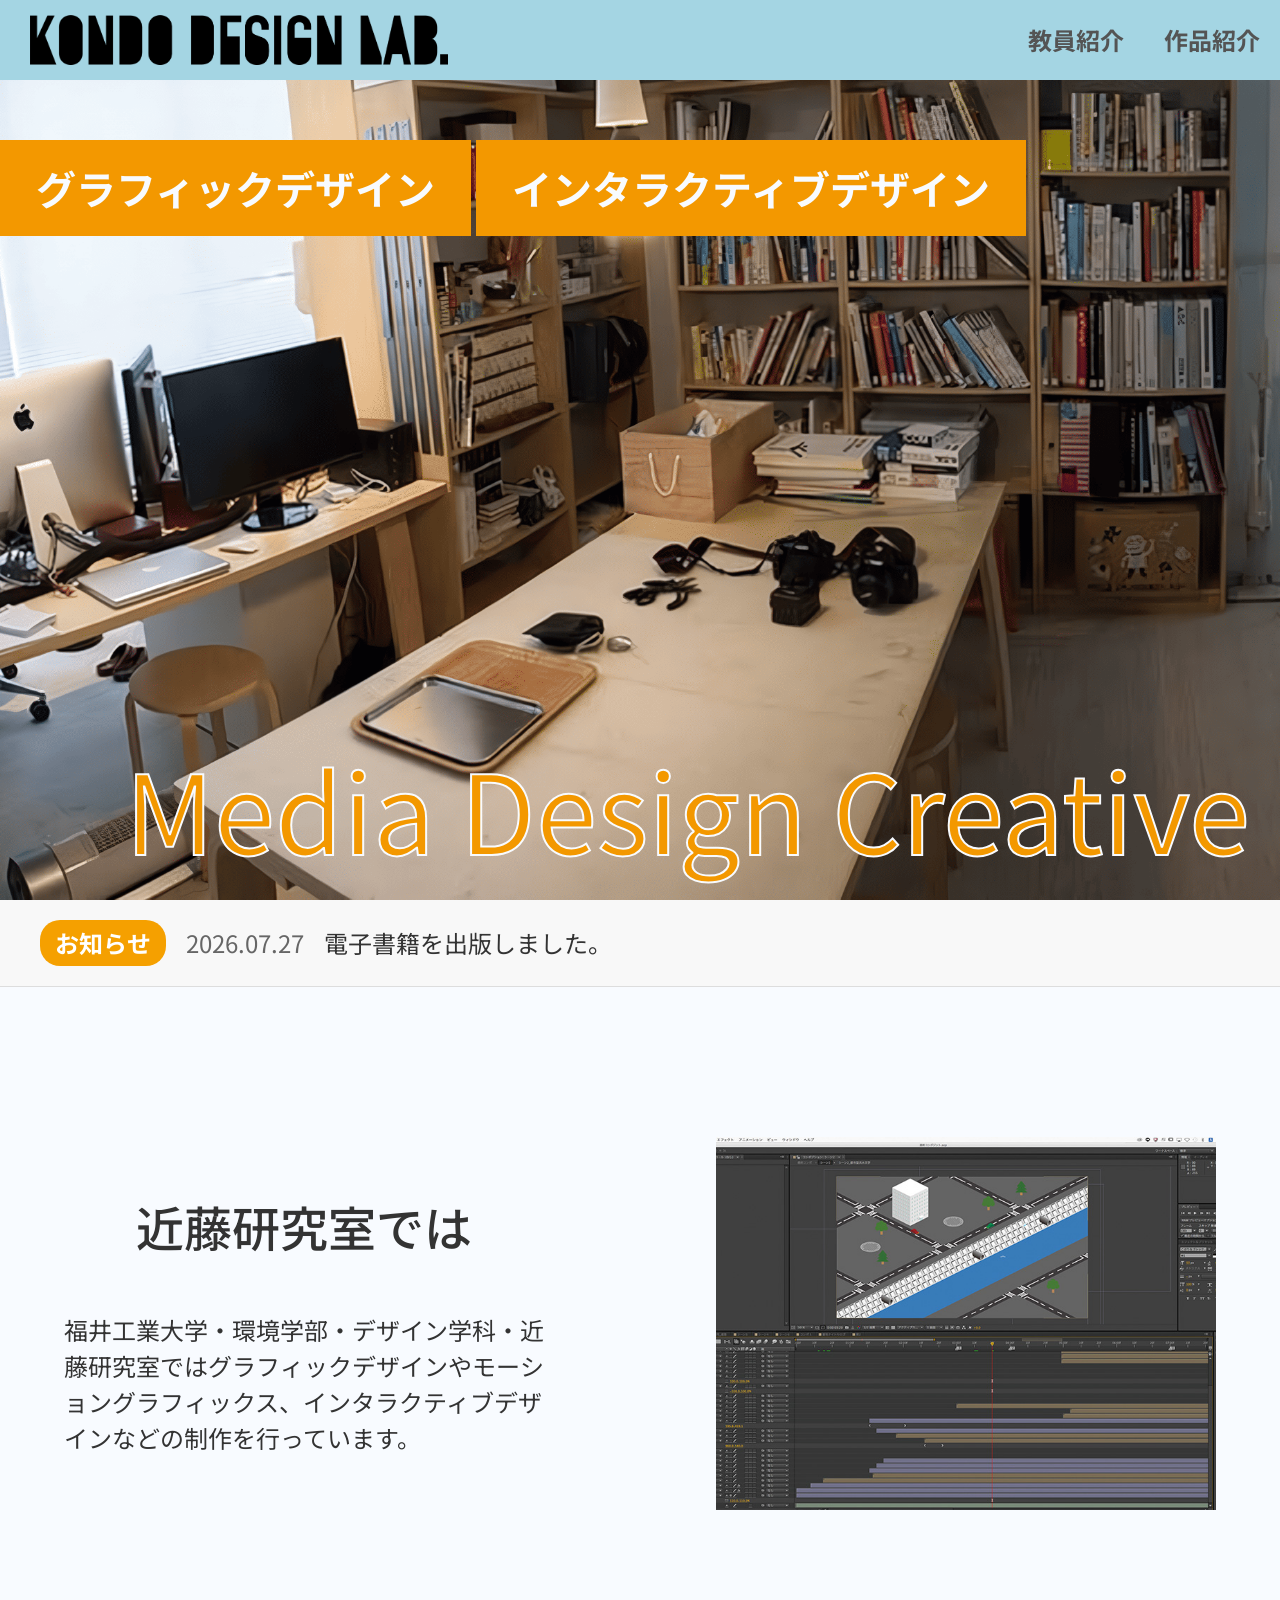
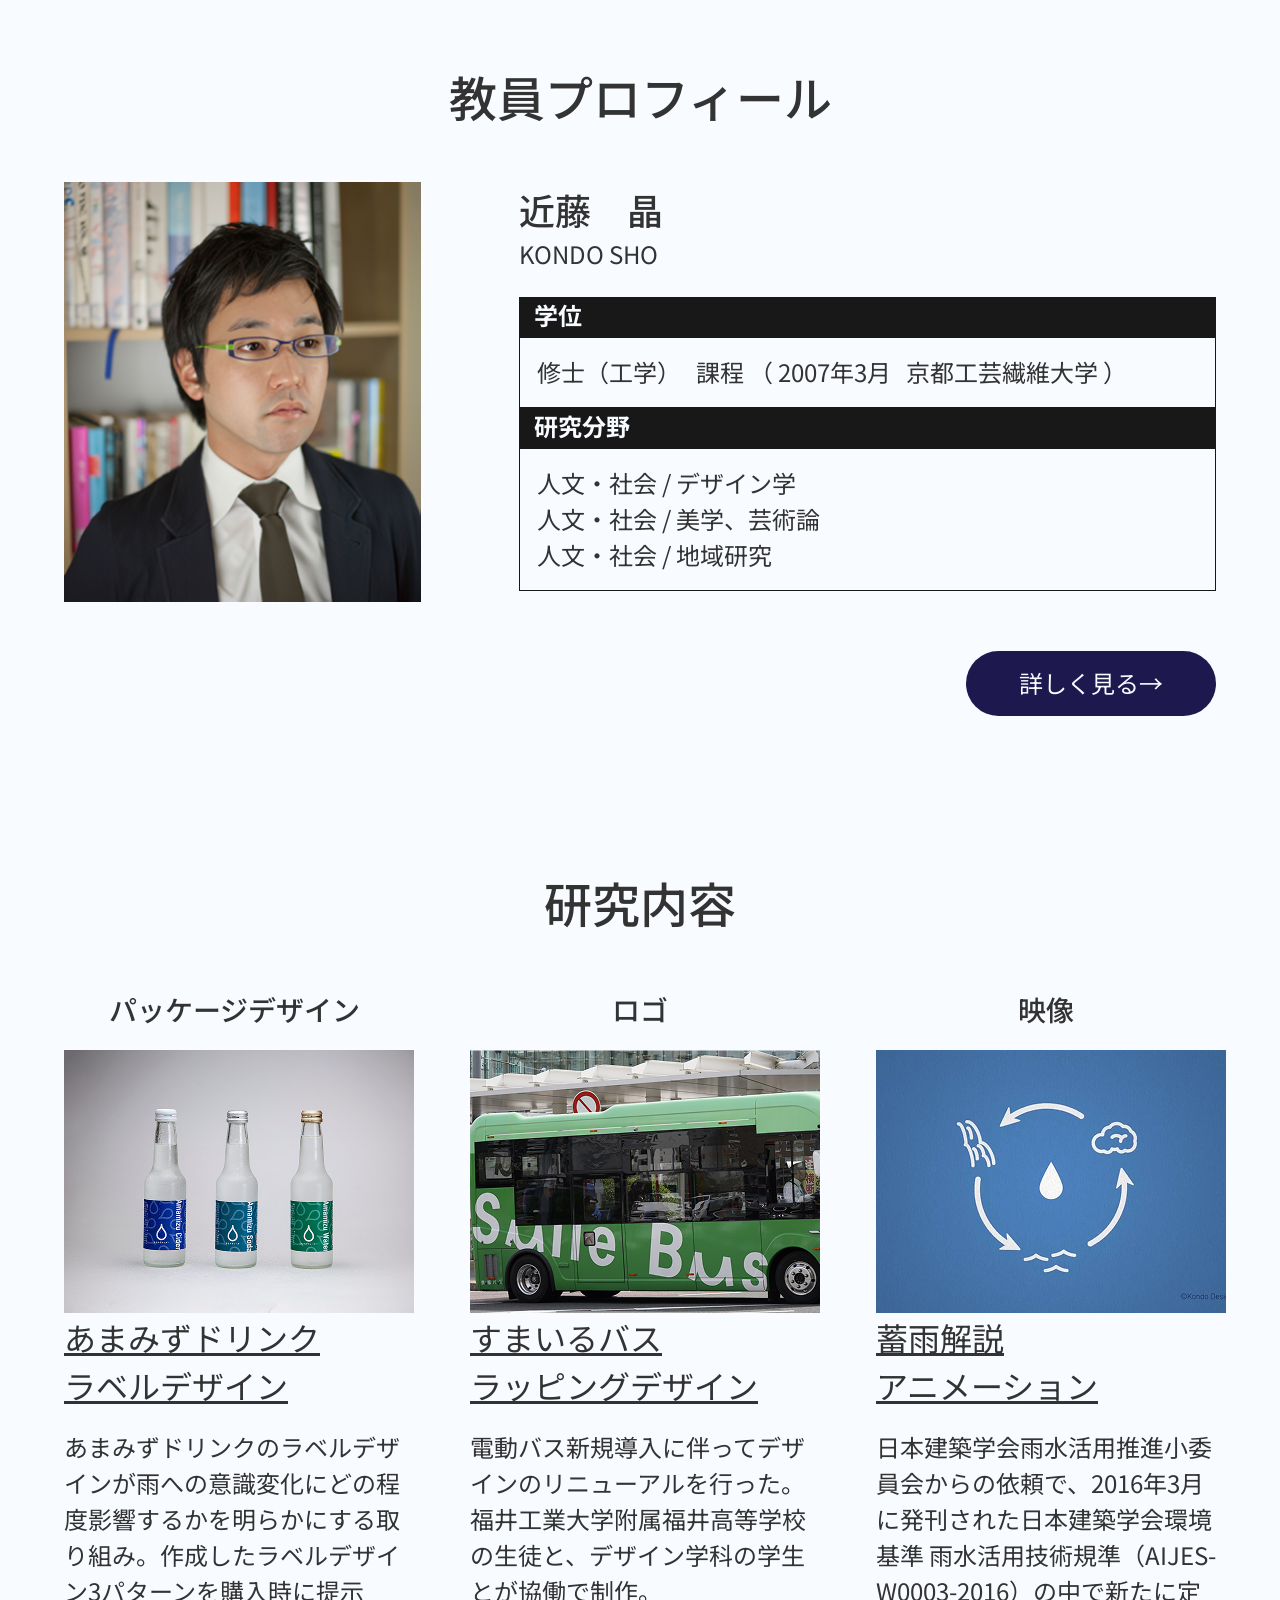
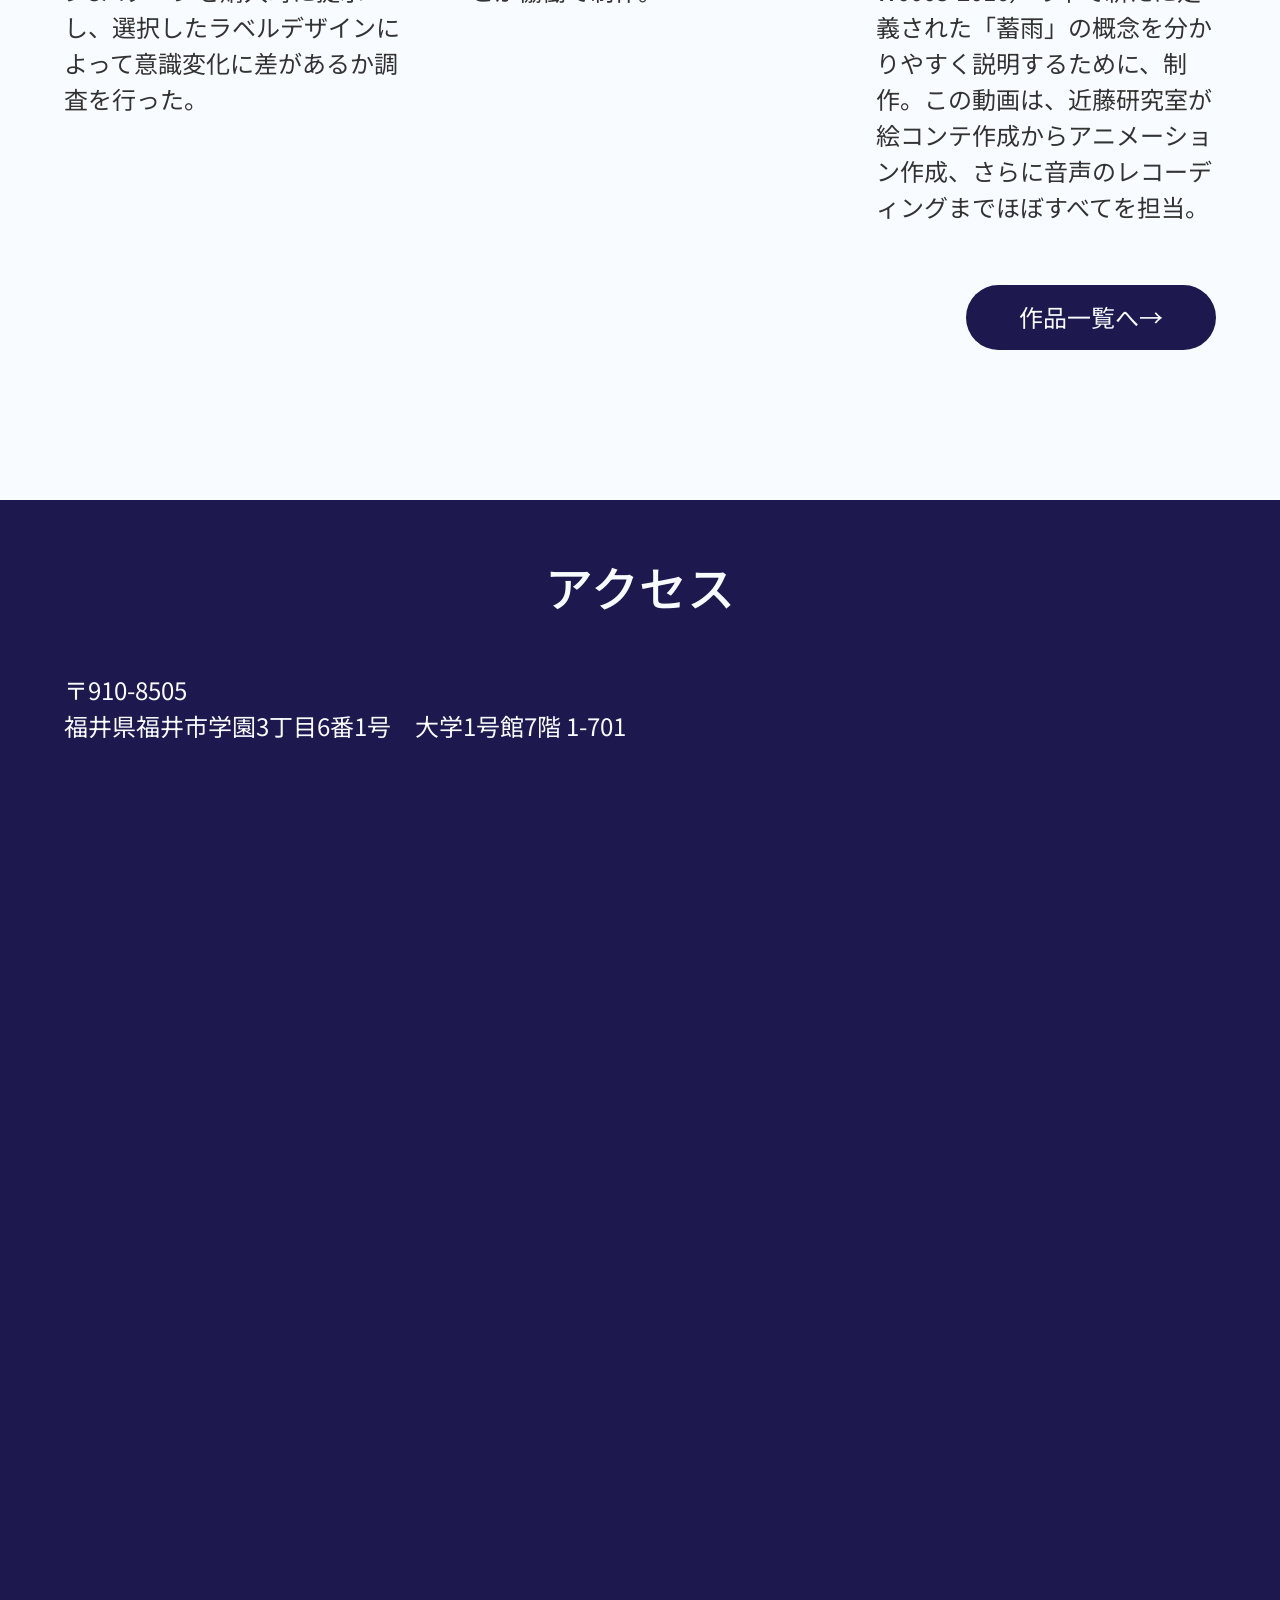
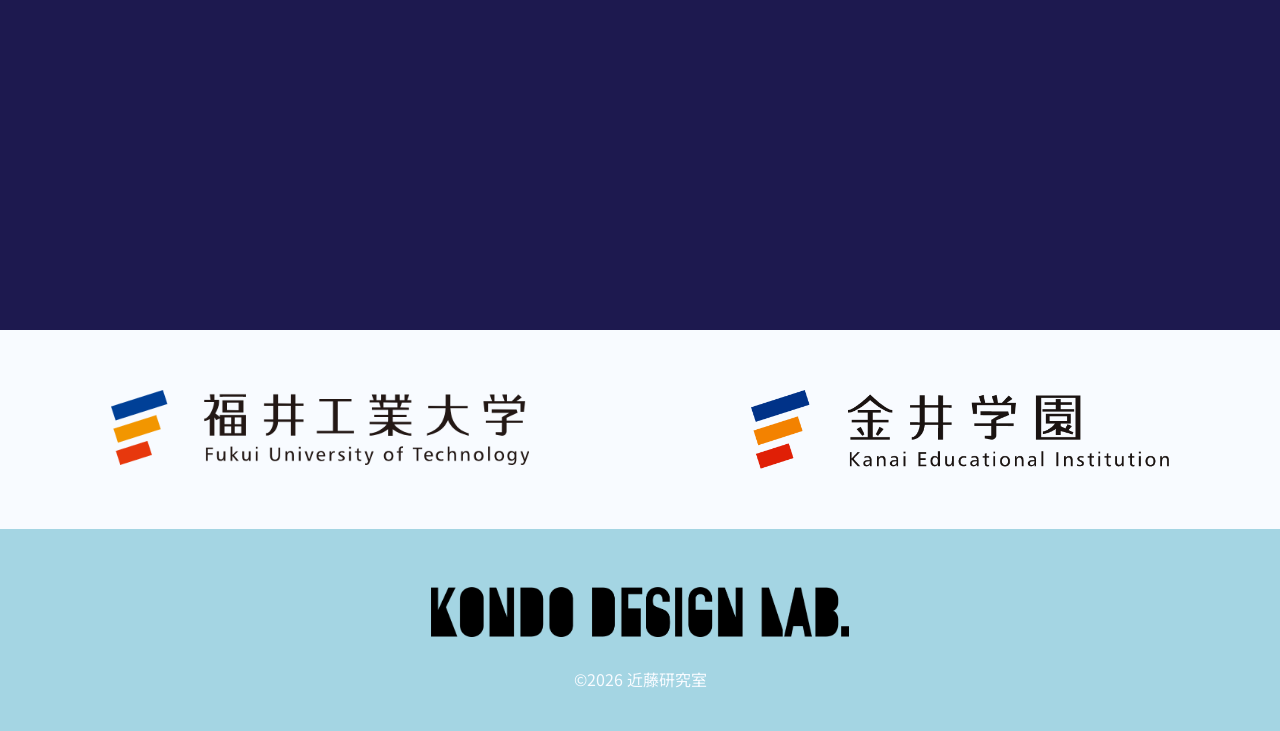
<file: index.html>
<!DOCTYPE html>
<html lang="ja">
<head>
 <meta charset="UTF-8">
 <meta name="viewport" content="width=device-width,initial-scale=1">
 <title>近藤デザイン研究室</title>
 <link rel="stylesheet" href="css/reset.css">
   <link rel="stylesheet" href="css/style.css">
  <link rel="preconnect" href="https://fonts.googleapis.com">
<link rel="preconnect" href="https://fonts.gstatic.com" crossorigin>
<link href="https://fonts.googleapis.com/css2?family=Montserrat:ital,wght@0,100..900;1,100..900&family=Noto+Sans+JP:wght@100..900&family=Roboto:ital,wdth,wght@0,75..100,100..900;1,75..100,100..900&display=swap" rel="stylesheet">

<link rel="stylesheet" type="text/css" href="script/slick/slick.css"/>
<link rel="stylesheet" type="text/css" href="script/slick/slick-theme.css">
<script src="https://ajax.googleapis.com/ajax/libs/jquery/3.6.0/jquery.min.js"></script>
<script src="script/slick/slick.min.js" defer></script>
<script src="script/base.js"></script>

</head>

<body>
 <header>
  <h1>
  <a href="index.html">
    <img src="images/logo.png" alt="ロゴ">
  </a>
  </h1>
  <nav>
  <ul>
    <li><a href="https://futredb.fukui-ut.ac.jp/html/100000103_ja.html" target="_blank">教員紹介</a></li>
    <li><a href="works.html">作品紹介</a></li>
 </ul>
 </nav>
 </header>

<main>
 <!--ファーストビュー-->
 <div class="mainImg">
   <div class="slideshow">
    <img src="images/main_img01.png" alt="研究室" class="slide active">
    <img src="images/main_img02.png" class="slide">
    <img src="images/main_img03.png" class="slide">
    <img src="images/main_img04.png" class="slide">
    <img src="images/main_img05.png" class="slide">
   </div>

    <div class="mI-bg"></div>
    <div class="mI-white"></div>

    <div class="labels">
    <span>グラフィックデザイン</span>
    <span>インタラクティブデザイン</span>
    </div>

    <p class="catchphrase">Media Design Creative</p>
 </div>

 <!--お知らせ-->
 <section class="news">
    <p class="news-label">お知らせ</p>
    <p class="news-date">2026.07.27</p>
    <p class="news-text"><a href="https://www.amazon.co.jp/dp/B0HB957NZ4?ref=cm_sw_r_ffobk_cp_ud_dp_6MZ2WNZRFFM006E5VK0T&ref_=cm_sw_r_ffobk_cp_ud_dp_6MZ2WNZRFFM006E5VK0T&social_share=cm_sw_r_ffobk_cp_ud_dp_6MZ2WNZRFFM006E5VK0T&bestFormat=true" target="_blank">電子書籍を出版しました。</a></p>
</section>

<!--導入-->
<section class="fadein">
<section id="Introduction">
   <div class="wrap">
    <div class="block">
    <div class="column">
<h2 class="title">近藤研究室では</h2>
<p>福井工業大学・環境学部・デザイン学科・近藤研究室ではグラフィックデザインやモーショングラフィックス、インタラクティブデザインなどの制作を行っています。</p>
</div>
<div class="column">
<div class="img"><img src="images/work.jpg" alt="作業風景"></div>
</div>
</div>
</div>
</section>
</section>

<!--先生紹介-->
<section class="fadein">
    <section id="Profile">
      <div class="wrap">
<h2 class="title">教員プロフィール</h2>
<div class="block">
  <div class="column">
<div class="img"><img src="images/prof_photofull.png" alt="顔写真"></div>
</div>
<div class="column">
<p class="name">近藤　晶</p>
<p class="ename">KONDO SHO</p>
<dl>
  <dt>学位</dt><dd>修士（工学）   課程 （ 2007年3月   京都工芸繊維大学 ）</dd>
  <dt>研究分野</dt><dd>人文・社会 / デザイン学<br>人文・社会 / 美学、芸術論<br>人文・社会 / 地域研究</dd>
</dl>
<p class="button"><a href="https://futredb.fukui-ut.ac.jp/html/100000103_ja.html" target="_blank">詳しく見る→</a></p>
</div>
</div>
</div>
</section>
</section>

 <!--研究内容-->
 <section class="fadein">
  <section id="Works">
    <div class="wrap">
      <h2 class="title">研究内容</h2>
      <div class="block">
      <div class="column">
        <p class="kinds">パッケージデザイン</p>
        <div class="img"><img src="images/rainwater.png" alt="パッケージデザイン"></div>
        <h3 class="project"><u>あまみずドリンク<br>ラベルデザイン</u></h3>
        <p>あまみずドリンクのラベルデザインが雨への意識変化にどの程度影響するかを明らかにする取り組み。作成したラベルデザイン3パターンを購入時に提示し、選択したラベルデザインによって意識変化に差があるか調査を行った。</p>
      </div>
      <div class="column">
        <p class="kinds">ロゴ</p>
        <div class="img"><img src="images/smilebus.png" alt="ロゴ"></div>
        <h3 class="project"><u>すまいるバス<br>ラッピングデザイン</u></h3>
        <p>電動バス新規導入に伴ってデザインのリニューアルを行った。福井工業大学附属福井高等学校の生徒と、デザイン学科の学生とが協働で制作。</p>
      </div>
      <div class="column">
        <p class="kinds">映像</p>
        <div class="img"><img src="images/rainstorage.png" alt="映像"></div>
        <h3 class="project"><u>蓄雨解説<br>アニメーション</u></h3>
        <p>日本建築学会雨水活用推進小委員会からの依頼で、2016年3月に発刊された日本建築学会環境基準 雨水活用技術規準（AIJES-W0003-2016）の中で新たに定義された「蓄雨」の概念を分かりやすく説明するために、制作。この動画は、近藤研究室が絵コンテ作成からアニメーション作成、さらに音声のレコーディングまでほぼすべてを担当。</p>
      </div>
      </div>
      <p class="button"><a href="works.html">作品一覧へ→</a></p>
    </div>
  </section>
  </section>

 <!--アクセス-->
 <section class="fadein">
 <section id="Access">
  <div class="gmap">
    <h2 class="title">アクセス</h2>
    <p>〒910-8505<br>福井県福井市学園3丁目6番1号　大学1号館7階 1-701</p>
    <iframe src="https://www.google.com/maps/embed?pb=!1m18!1m12!1m3!1d2691.7032421064!2d136.19333847491498!3d36.06898650857775!2m3!1f0!2f0!3f0!3m2!1i1024!2i768!4f13.1!3m3!1m2!1s0x5ff8bf1f90bcc881%3A0x30a0036725f78aab!2z56aP5LqV5bel5qWt5aSn5a2m!5e1!3m2!1sja!2sjp!4v1763531836530!5m2!1sja!2sjp" width="1440" height="450" style="border:0;" allowfullscreen="" loading="lazy" referrerpolicy="no-referrer-when-downgrade"></iframe>
  </div>
 </section>

 <!--SNS-->
  <section id="SNS">
    <div class="facebook">
    <div style="text-align: center;">
     <iframe src="https://www.facebook.com/plugins/page.php?href=https%3A%2F%2Fwww.facebook.com%2FKondoDesignLaboratory%2F%3Flocale%3Dja_JP&tabs=timeline&width=450&height=600&small_header=false&adapt_container_width=true&hide_cover=false&show_facepile=true&appId" width="450" height="600" style="border:none;overflow:hidden" scrolling="no" frameborder="0" allowfullscreen="true" allow="autoplay; clipboard-write; encrypted-media; picture-in-picture; web-share"></iframe>
     </div>
   </div>
<ul>
<li><a href="https://www.fukui-ut.ac.jp/" target="_blank" class="img"><img src="images/fut-logo.png" alt="福井工業大学ロゴ"></a></li>
<li><a href="https://www.kanaigakuen.ac.jp/" target="_blank"><img src="images/kanai-logo.png" alt="金井学園ロゴ"></a></li>
</ul>
  </section>
 </section>
</main>

<!--FOOTER-->
 <footer>
  <div class="logo"><img src="images/logo.png" alt="ロゴ"></div>
    <p class="copy">&copy;2026 近藤研究室</p>
  </footer>

</body>
</html>
</file>
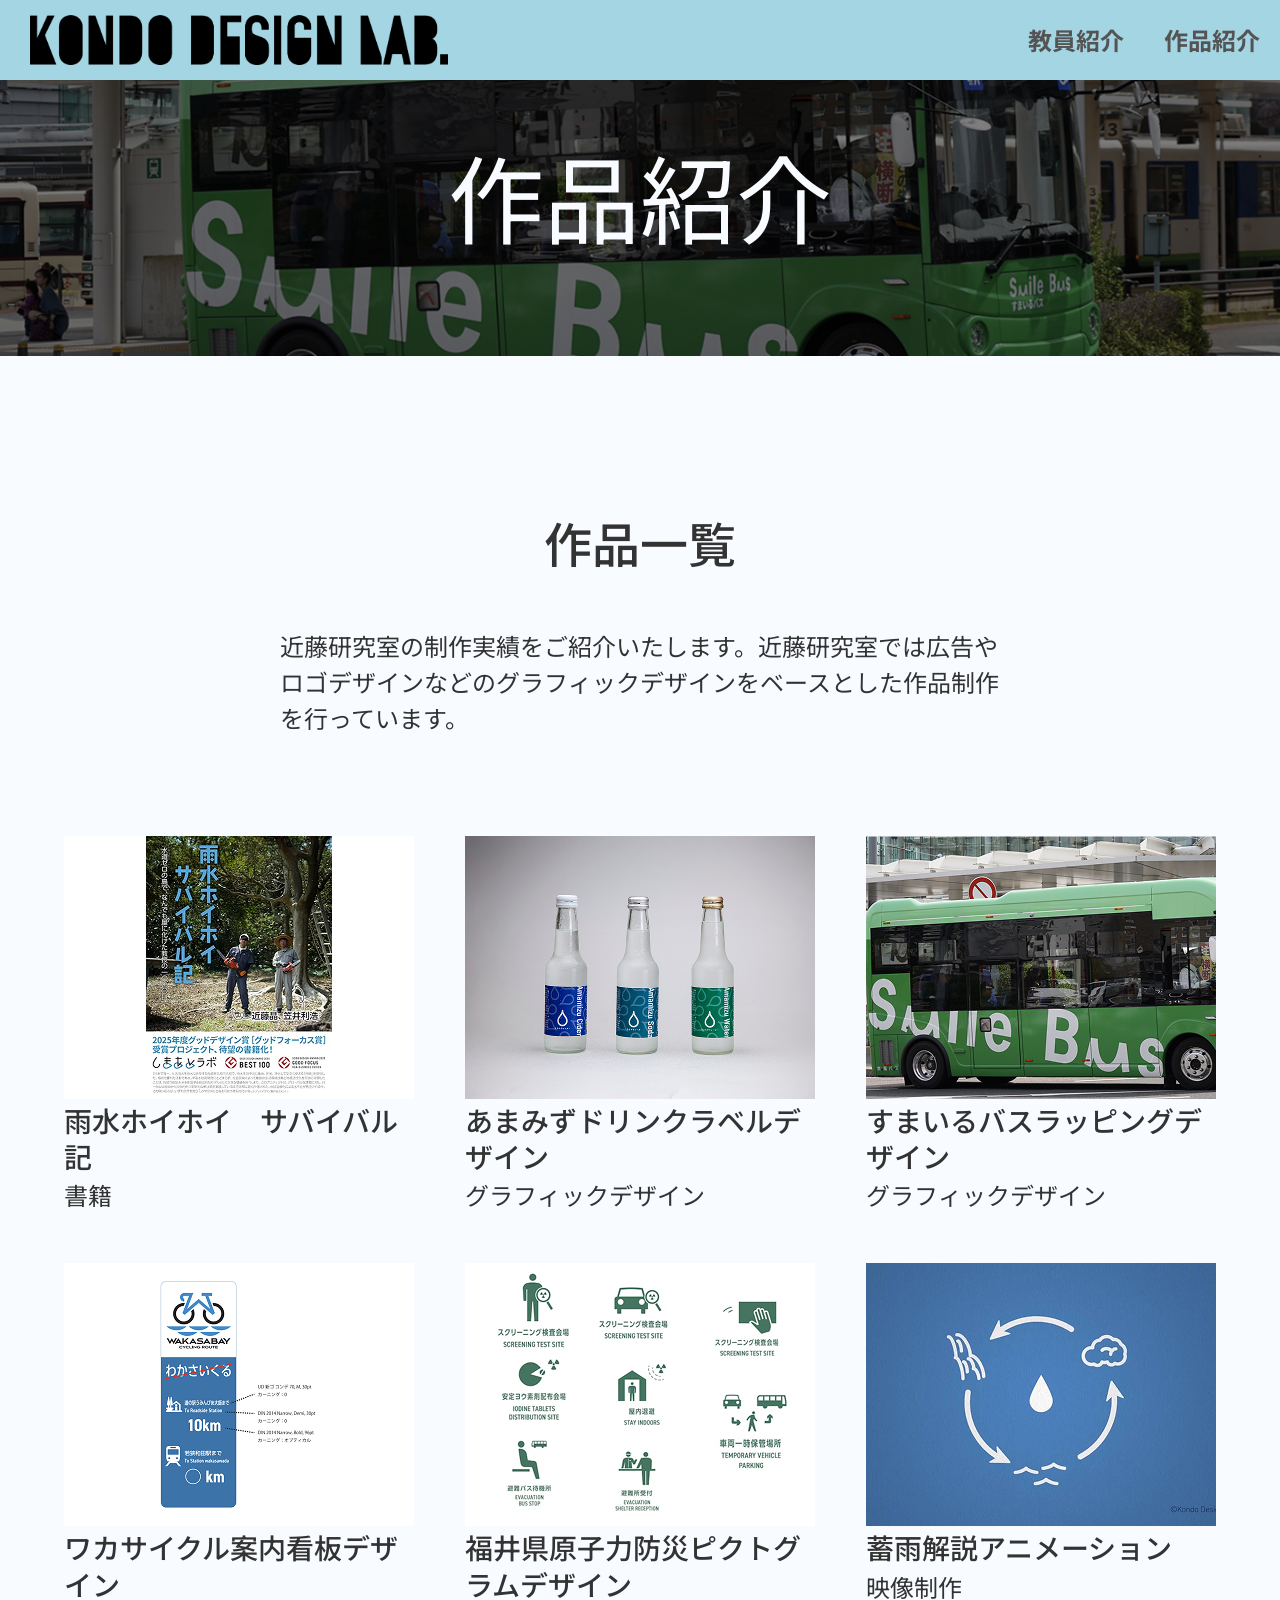
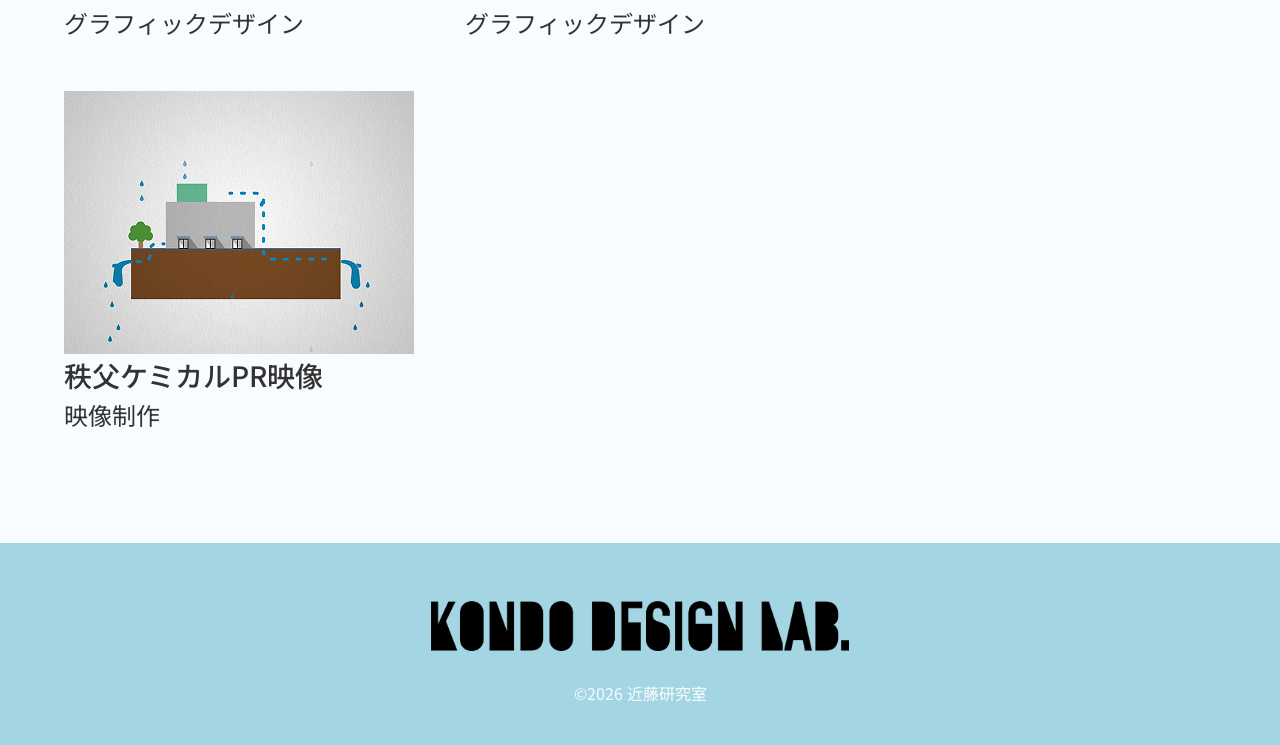
<file: works.html>
<!DOCTYPE html>
<html lang="ja">
<head>
 <meta charset="UTF-8">
 <meta name="viewport" content="width=device-width,initial-scale=1">
 <title>近藤デザイン研究室-作品紹介</title>
 <link rel="stylesheet" href="css/reset.css">
   <link rel="stylesheet" href="css/style.css">
   <link rel="stylesheet" href="css/lightbox.css">
  <link rel="preconnect" href="https://fonts.googleapis.com">
<link rel="preconnect" href="https://fonts.gstatic.com" crossorigin>
<link href="https://fonts.googleapis.com/css2?family=Montserrat:ital,wght@0,100..900;1,100..900&family=Noto+Sans+JP:wght@100..900&family=Roboto:ital,wdth,wght@0,75..100,100..900;1,75..100,100..900&display=swap" rel="stylesheet">
<script src="js/lightbox-plus-jquery.js"></script>
</head>

<!--参考サイト　https://webdesign-pg.com/lightbox2-->

<body>
 <header>
  <h1>
  <a href="index.html">
    <img src="images/logo.png" alt="ロゴ">
  </a>
  </h1>
  <nav>
  <ul>
    <li><a href="https://futredb.fukui-ut.ac.jp/html/100000103_ja.html" target="_blank">教員紹介</a></li>
    <li><a href="works.html">作品紹介</a></li>
 </ul>
 </nav>
 </header>

<main>
 <!--ファーストビュー-->
 <div class="worksmainImg">
    <img src="images/worksfirstview.png" alt="バス">
    <p>作品紹介</p>
 </div>

 <!--作品一覧-->
  <section id="worklist">
    <div class="wrap">
    <h2 class="title">作品一覧</h2>
    <p class="overview">近藤研究室の制作実績をご紹介いたします。近藤研究室では広告やロゴデザインなどのグラフィックデザインをベースとした作品制作を行っています。</p>
     <section class="fadein">
    <div class="block">
      <div class="column">
        <a href="https://www.amazon.co.jp/dp/B0HB957NZ4?ref=cm_sw_r_ffobk_cp_ud_dp_6MZ2WNZRFFM006E5VK0T&ref_=cm_sw_r_ffobk_cp_ud_dp_6MZ2WNZRFFM006E5VK0T&social_share=cm_sw_r_ffobk_cp_ud_dp_6MZ2WNZRFFM006E5VK0T&bestFormat=true" target="_blank">
          <div class="img"><img src="images/雨水ホイホイ_サバイバル記_水道ゼロの島で、なんでも屋に化けた教授の1000日.png" alt="雨水ホイホイ　サバイバル記: 水道ゼロの島で、なんでも屋に化けた教授の1000日"></div>
          <p class="workname">雨水ホイホイ　サバイバル記</p>
          <p class="genre">書籍</p>
        </a>
      </div>
     <div class="column">
      <a href="images/2022雨水ドリンク.jpg" data-lightbox="works" data-title="あまみずドリンクラベルデザイン">
        <div class="img"><img src="images/rainwater.png" alt="あまみずドリンクラベルデザイン"></div>
        <p class="workname">あまみずドリンクラベルデザイン</p>
        <p class="genre">グラフィックデザイン</p>
      </a>
      </div>
     <div class="column">
      <a href="images/smilebusfull.png" data-lightbox="works" data-title="すまいるバスラッピングデザイン">
        <div class="img"><img src="images/smilebus.png" alt="すまいるバスラッピングデザイン"></div>
        <p class="workname">すまいるバスラッピングデザイン</p>
        <p class="genre">グラフィックデザイン</p>
      </a>
      </div>
      <div class="column">
        <a href="images/cyclefull.png" data-lightbox="works" data-title="ワカサイクル案内看板デザイン">
          <div class="img"><img src="images/cycle.png" alt="ワカサイクル案内看板デザイン"></div>
          <p class="workname">ワカサイクル案内看板デザイン</p>
          <p class="genre">グラフィックデザイン</p>
        </a>
      </div>
      <div class="column">
        <a href="images/pictogramfull.png" data-lightbox="works" data-title="福井県原子力防災ピクトグラムデザイン">
          <div class="img"><img src="images/pictogram.png" alt="福井県原子力防災ピクトグラムデザイン"></div>
          <p class="workname">福井県原子力防災ピクトグラムデザイン</p>
          <p class="genre">グラフィックデザイン</p>
        </a>
      </div>
      <div class="column">
        <a href="https://www.youtube.com/watch?v=3oI9Q3nmSRc" target="_blank">
          <div class="img"><img src="images/rainstorage.png" alt="蓄雨解説アニメーション"></div>
          <p class="workname">蓄雨解説アニメーション</p>
          <p class="genre">映像制作</p>
        </a>
      </div>
      <div class="column">
        <a href="https://www.youtube.com/watch?v=eiMey_1U25o" target="_blank">
          <div class="img"><img src="images/videothumbnail.png" alt="秩父ケミカルPR映像"></div>
          <p class="workname">秩父ケミカルPR映像</p>
          <p class="genre">映像制作</p>
        </a>
      </div>
     </div>
    </div>
  </section>
</section>

<!--FOOTER-->
 <footer>
  <div class="logo"><img src="images/logo.png" alt="ロゴ"></div>
    <p class="copy">&copy;2026 近藤研究室</p>
  </footer>

<script>
const targets = document.querySelectorAll('.fadein');

const observer = new IntersectionObserver((entries) => {
  entries.forEach(entry => {
    if (entry.isIntersecting) {
      entry.target.classList.add('is-show');
      observer.unobserve(entry.target);
    }
  });
}, {
  threshold: 0.2
});

targets.forEach(target => {
  observer.observe(target);
});
</script>


</body>
</html>
</file>
<file: css/style.css>
@charset "UTF-8";

body{
    font-family: "Noto Sans JP", serif;
    font-optical-sizing: auto;
    font-weight: 400;
    font-style: normal;
    font-size: 24px;
    color: #333333;
    line-height: 1.5;
    background-color: #f8fbff;
}

@media screen and (max-width:600px){
    body{
        font-size: 14px;
        line-height: 1.4;
    }
}

/*================================
common
================================*/
.wrap{
    width: 1152px;
    margin-right: auto;
    margin-left: auto;
}
@media screen and (max-width:600px){
    .wrap{
        width: 100%;
        padding-right: 15px;
        padding-left: 15px;
    }
}

h2.title{
    font-weight: 500;
    font-size: 48px;
    text-align: center;
    margin-bottom: 50px;
}
@media screen and (max-width:600px){
    h2.title{
        font-size: 30px;
        margin-bottom: 30px;
    }
}

.button{
    width: 250px;
    height: 65px;
    margin-left: auto;
}
@media screen and (max-width:600px){
    .button{
        margin-right: auto;
    }
}

.button a{
    width: 250px;
    height: 65px;
    font-size: 24px;
    color: #f8fbff;
    display: flex;
    align-items: center;
    justify-content: center;
    background: #1d194f;
    border-radius: 40px;
    transition: background-color 0.3s ease, color 0.3s ease;
}

.button a:hover{
    background-color: #A4D5E3;
    color: #1d194f;
}

.fadein {
  opacity: 0;
  transform: translateY(40px);
  transition: opacity 1.2s ease, transform 1.2s ease;
}

.fadein.is-show {
  opacity: 1;
  transform: translateY(0);
}

/*================================
header
================================*/
header {
    width: 100%;
    height: 80px;
    color: #545454;
    padding-left: 30px;
    padding-right: 20px;
    background-color: #A4D5E3;
    display: flex;
    align-items: center;
    justify-content: space-between;
    position: fixed;
    z-index: 2;
}

a img {
    width: 418px;
    height: auto;
}

header nav ul{
    height: 80px;
    display: flex;
    align-items: center;
    font-weight: bold;
}

header nav ul li{
    margin-left: 40px;
}

header nav ul li a {
    border-bottom: 2px solid transparent;
    transition: .3s;
}

header nav ul li a:hover {
    border-bottom-color: #1d194f;
    color: #1d194f;
}

@media screen and (max-width:600px) {
    header{
        height: 50px;
        padding-left: 10px;
        padding-right: 10px;
        font-size: 14px;
    }
    a img{
        width: 183px;
        height: auto;
    }
    header nav ul{
        height: 50px;
    }
    header nav ul li{
        margin-left: 24px;
    }
}

/*================================
Main
================================*/
.mainImg{
    width: 100%;
    height: 100vh;
}

.mainImg img{
    width: 100%;
    height: 100vh;
    object-fit: cover;
    display: block;
}

.slideshow {
  position: absolute;
  inset: 0;
}

.slide {
  position: absolute;
  inset: 0;
  width: 100%;
  height: 100%;
  object-fit: cover;
  opacity: 0;
  transition: opacity 1.5s ease;
}

.slide.active {
  opacity: 1;
}

.mainImg .labels{
    position: absolute;
    top: 140px;
    display: flex;
    gap: 5px;
    z-index: 1;
}

.mainImg span{
    display: inline-block;
    background-color: #f39800;
    color: #f8fbff;
    font-size: 40px;
    font-weight: bold;
    padding: 18px 36px;
    opacity: 0;
    transform: translateX(-80px);
    animation: labelSlide 0.7s ease forwards;
}

.labels span:nth-child(1) {
  animation-delay: 1.5s;
}

.labels span:nth-child(2) {
  animation-delay: 2.1s;
}

.mainImg p{
    position: absolute;
    color: #f39800;
    -webkit-text-stroke-width: 2px;
    -webkit-text-stroke-color: #f8fbff;
    font-size: 110px;
    right: 30px;
    bottom: 10px;
    opacity: 0;
    animation: copyFade 1.2s ease forwards;
    animation-delay: 3.0s;
    z-index: 1;
}

.mI-white {
  position: absolute;
  inset: 0;
  background: #fff;
  z-index: 3;
  animation: whiteFadeOut 1.5s ease forwards;
  animation-delay: 0.2s;
}

@keyframes whiteFadeOut {
  from {
    opacity: 1;
  }
  to {
    opacity: 0;
    visibility: hidden;
  }
}

@keyframes labelSlide {
  from {
    opacity: 0;
    transform: translateX(-80px);
  }
  to {
    opacity: 1;
    transform: translateX(0);
  }
}

@keyframes copyFade {
  from {
    opacity: 0;
  }
  to {
    opacity: 1;
  }
}

@media screen and (max-width:600px){
    .mainImg .labels{
    position: absolute;
    top: 80px;
    display: flex;
    gap: 8px;
    flex-wrap: wrap;
}

.mainImg span{
    display: inline-block;
    background-color: #f39800;
    color: #ffffff;
    font-size: 20px;
    font-weight: bold;
    padding: 9px 18px;
}

.mainImg p{
    position: absolute;
    color: #f39800;
    font-size: 55px;
    text-align: right;
    right: 10px;
    line-height: 70px;
    -webkit-text-stroke-width: 1px;
    -webkit-text-stroke-color: #f8fbff;
}
}

/*================================
News
================================*/
.news{
    display: flex;
    align-items: center;
    gap: 20px;
    padding: 20px 40px;
    background: #f8f8f8;
    border-bottom: 1px solid #ddd;
}

.news-label{
    background: #f5a000;
    color: #fff;
    padding: 5px 15px;
    font-weight: bold;
    border-radius: 20px;
}

.news-date{
    color: #666;
}

.news-text{
    margin: 0;
}

.news-text a:hover{
    text-decoration: underline;
    text-decoration-color: #A4D5E3;
    color: #A4D5E3;
}

@media screen and (max-width:600px){

    .news {
        display: flex !important;
        flex-direction: column !important;
        align-items: flex-start !important;
        gap: 8px;
        padding: 20px;
    }

    .news-label{
        font-size: 14px;
        padding: 4px 12px;
    }

    .news-date{
        padding-left: 5px;
        font-size: 13px;
        color: #777;
    }

    .news-text{
        padding-left: 5px;
        font-size: 15px;
        line-height: 1.6;
    }

}

/*================================
Introduction
================================*/
#Introduction {
    padding-top: 150px;
}

#Introduction h2{
    display: flex;
    justify-content: space-between;
    padding-left: 72px;
}

#Introduction .block{
    display: flex;
    justify-content: space-between;
}

#Introduction .column{
    align-self: center;
}

#Introduction .img img{
    width: 500px;
}

#Introduction p{
    margin-top: 50px;
    width: 480px;
}

@media screen and (max-width:600px) {
    #Introduction {
        padding-top: 100px;
    }
    #Introduction h2{
        justify-content: center;
        padding-left: 0px;
    }
    #Introduction .block{
        width: 100%;
        flex-wrap: wrap;
        justify-content: center;
    }
    #Introduction .img img{
        width: 100%;
    }
    #Introduction p{
        width: 100%;
        margin-top: 30px;
        margin-bottom: 20px;
    }
}

/*================================
Profile
================================*/
#Profile {
    padding-top: 150px;
}

#Profile .block{
    display: flex;
    justify-content: space-between;
}

#Profile .img img{
    width: 357px;
}

#Profile p.name{
    text-align: left;
    font-size: 36px;
    font-weight: 500;
}

#Profile p.ename{
    text-align: left;
    font-size: 24px;
}

#Profile dt{
    width: 697px;
    height: 40px;
    color: #f8fbff;
    background-color: #181818;
    display: block;
    padding-left: 15px;
    align-self: center;
}

#Profile dd{
    width: 697px;
    height: auto;
    border: 1px solid #181818;
    align-self: center;
    padding-left: 15px;
    padding: 16.5px;
}

#Profile dl{
    display: flex;
    flex-wrap: wrap;
    width: 697px;
    margin-top: 25px;
}

#Profile p.button{
    margin-top: 60px;
}

@media screen and (max-width:600px) {
    #Profile{
        padding-top: 100px;
    }
    #Profile .block{
        display: block;
    }
    #Profile .img img{
        width: 100%;
        padding-right: 50px;
        padding-left: 50px;
    }
    #Profile p.name{
        text-align: center;
        font-size: 30px;
    }
    #Profile p.ename{
        text-align: center;
        font-size: 18px;
    }
    #Profile dt{
        width: 100%;
        display: block;
        padding-top: 9px;
    }
    #Profile dd{
        width: 100%;
    }
    #Profile dl{
        display: flex;
        width: 100%;
    }
}

/*================================
Works
================================*/
#Works {
    padding-top: 150px;
}

#Works .block{
    display: flex;
    justify-content: space-between;
    flex-wrap: wrap;
}

#Works .block .column{
    width: 340px;
}

#Works .img img{
    width: 350px;
}

#Works h3{
    font-size: 32px;
    margin-bottom: 20px;
}

#Works .block .column .kinds{
    font-family: "Noto Sans JP", serif;
    font-optical-sizing: auto;
    font-weight: 500;
    font-style: normal;
    font-size: 28px;
    color: #333333;
    text-align: center;
    margin-bottom: 20px;
}

#Works p.button{
    margin-top: 60px;
}

@media screen and (max-width:600px){
    #Works {
        padding-top: 100px;
        max-width: 100%;
    }
    #Works .block{
        display: flex;
        gap: 14px;
        overflow-x: auto;
        scroll-snap-type: x mandatory;
        scroll-snap-stop: always;
        flex-wrap: nowrap;
    }
    #Works .block::-webkit-scrollbar {
        display: none;
    }
    #Works .column {
        flex: 0 0 80%;
        scroll-snap-align: center;
        background: #fff;
        border-radius: 12px;
        padding: 16px;
        box-shadow: 0 4px 12px rgba(0,0,0,0.08);
    }
    #Works .column img {
        width: 100%;
        border-radius: 8px;
        margin-bottom: 12px;
    }
    #Works .column h3 {
        font-size: 18px;
        margin-bottom: 8px;
    }
    #Works .column p {
        font-size: 14px;
        line-height: 1.6;
        color: #555;
    }
    #Works .block .column .kinds{
        font-size: 26px;
    }
    #Works .block {
    scroll-marker-group: after;
    }
    #Works .block::scroll-marker-group {
    display: flex;
    justify-content: center;
    margin-top: 1rem;
    gap: 0.5rem;
    }
    #Works .block>.column::scroll-marker {
    content: "";
    width: 12px;
    height: 12px;
    border: 2px solid #999;
    border-radius: 50%;
    }
    #Works .block>.column::scroll-marker:target-current {
    background: #333;
    border-color: #333;
    }
    #Works p.button{
        margin-top: 50px;
    }
}

/*================================
Access
================================*/
#Access {
    margin-top: 150px;
    padding-top: 50px;
    padding-bottom: 120px;
    color: #f8fbff;
    background-color: #1d194f;
}

#Access .gmap p{
    width: 1152px;
    margin-right: auto;
    margin-left: auto;
} 

.gmap{
    width: 100%;
    height: 600px;
}

.gmap iframe{
    width: 100%;
    padding-top: 80px;
}

@media screen and (max-width:600px){
    #Access {
        margin-top: 100px;
        padding-top: 20px;
        padding-bottom: 70px;
    }
    #Access .gmap p{
        width: 200px;
    }
    .gmap {
        height: 400px;
    }
    .gmap iframe {
        height: 400px;
        padding-top: 40px;
    }
}

/*================================
SNS
================================*/
.facebook{
    display: flex;
    justify-content: center;
    background-color: #1d194f;
    padding-bottom: 60px;
}

.facebook iframe{
    width: 500px;
}

#SNS ul{
    display: flex;
    justify-content: space-around;
    margin-top: 60px;
}

@media screen and (max-width:600px){
    .facebook{
        align-items: center;
        background-color: #1d194f;
        padding-bottom: 30px;
    }
    .facebook iframe{
        width: 100%;
        padding-top: 150px;
    }
    #SNS ul{
        flex-direction: column;
        margin-top: 40px;
    }
    #SNS img{
        width: 70%;
        margin: auto;
        display: block;
    }
    #SNS .img img{
        margin-bottom: 20px;
    }
}

/*================================
FOOTER
================================*/
footer{
    text-align: center;
    margin-top: 60px;
    padding-top: 58px;
    background-color: #A4D5E3;
}

footer img{
    width: 418px;
    height: auto;
}

footer .copy{
    font-size: 16px;
    color: #f8fbff;
    padding-top: 30px;
    padding-bottom: 40px;
}

@media screen and (max-width:600px){
    footer{
        margin-top: 40px;
        padding-top: 30px;
    }
    footer img{
        width: 90%;
        height: auto;
        margin: auto;
        display: block;
    }
}

/*================================
Works Main
================================*/
.worksmainImg{
    position: relative;
}

.worksmainImg img{
    width: 100%;
    object-fit: cover;
}

.worksmainImg p{
    position: absolute;
    color: #f8fbff;
    font-size: 96px;
    top: 55%;
    left: 50%;
    -ms-transform: translate(-50%,-50%);
    -webkit-transform: translate(-50%,-50%);
    transform: translate(-50%,-50%);
    margin:0;
    padding:0;
}

@media screen and (max-width:600px){
    .worksmainImg img{
        height: 230px;
    }
    .worksmainImg p{
        font-size: 46px;
        top: 60%;
        left: 50%;
        -ms-transform: translate(-50%,-50%);
        -webkit-transform: translate(-50%,-50%);
        transform: translate(-50%,-50%);
        margin:0;
        padding:0;
    }
}

/*================================
Worklist
================================*/
#worklist {
    padding-top: 150px;
}

#worklist p.overview{
    width: 720px;
    margin: 0 auto;
    margin-bottom: 100px;
}

#worklist .block{
    display: flex;
    justify-content: space-between;
    flex-wrap: wrap;
}

#worklist .block .column{
    margin-bottom: 50px;
}

#worklist .img{
    overflow: hidden;
}

#worklist .img img{
    width: 350px;
    margin-bottom: 3px;
    transition: transform 0.4s ease;
}

#worklist .workname{
    font-family: "Noto Sans JP", serif;
    font-optical-sizing: auto;
    font-weight: 500;
    font-style: normal;
    font-size: 28px;
    line-height: 1.3;
    margin-bottom: 3px;
    width: 350px;
}

#worklist .column:hover{
    color: #A4D5E3;
}

#worklist .column:hover img{
    transform: scale(1.05);
}

@media screen and (max-width:600px){
    #worklist{
        padding-top: 100px;
    }
    #worklist p.overview{
        width: 100%;
    }
    #worklist .block{
        display: block;
        width: 100%;
    }
    #worklist .img img{
        width: 100%;
    }
    #worklist .block .column{
        width: 100%;
    }
    #worklist .workname{
        width: 100%;
    }
}
</file>
